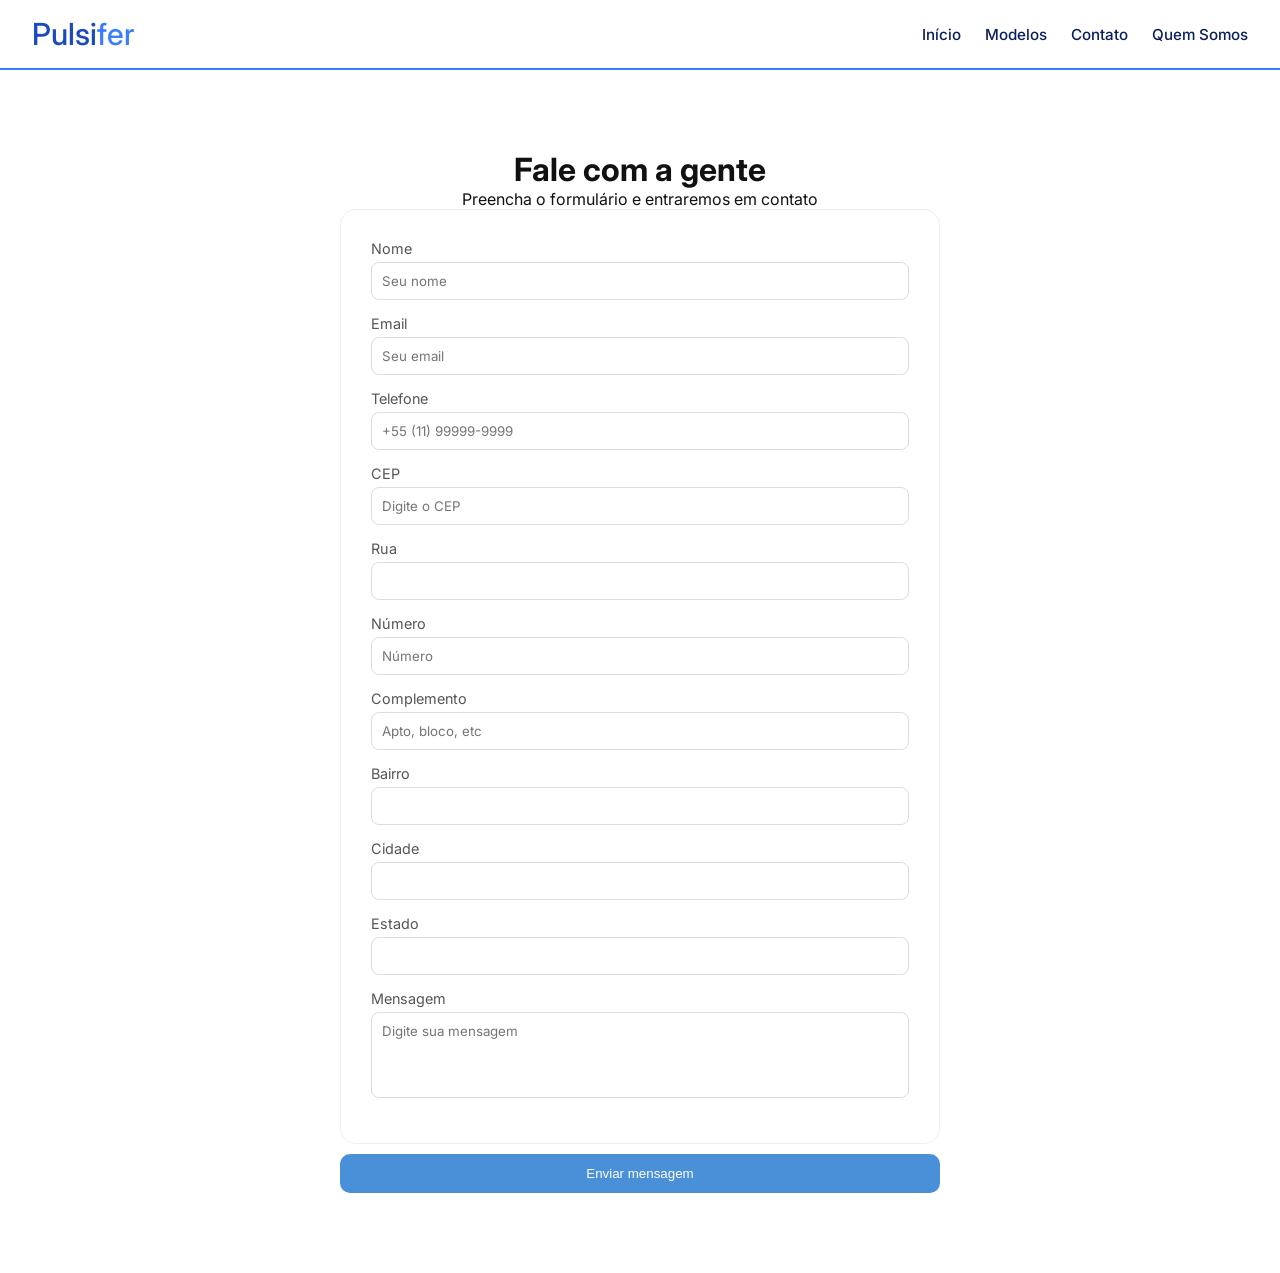
<file: contato.html>
<!DOCTYPE html>
<html lang="pt-BR">
<head>
  <meta charset="UTF-8" />
  <meta name="viewport" content="width=device-width, initial-scale=1.0" />
  <title>Pulsifer · Contato</title>
  <link href="https://fonts.googleapis.com/css2?family=Inter:wght@300;400;500&display=swap" rel="stylesheet" />
  <link rel="stylesheet" href="CSS/contato.css" />
</head>

<body>

  <!-- CABEÇALHO / MENU -->
  <nav>
    <div class="logo"><a href="index.html">Pulsi<span>fer</span></a></div>

    <ul>
      <li><a href="index.html">Início</a></li>
      <li><a href="modelos.html">Modelos</a></li>
      <li><a href="contato.html">Contato</a></li>
      <li><a href="equipe.html">Quem Somos</a></li>
    </ul>
  </nav>




    <main class="form-section">

  <h1>Fale com a gente</h1>
  <p class="subtitulo">Preencha o formulário e entraremos em contato</p>


<div class="form-card">
   <form method="post">

    <div class="campo">
     <label>Nome</label>
      <input type="text" placeholder="Seu nome" required>
    </div>

    <div class="campo">
     <label>Email</label>
      <input type="email" placeholder="Seu email" required>
    </div>

    <div class="campo">
     <label>Telefone</label>
      <input type="tel" id="telefone" placeholder="+55 (11) 99999-9999">
    </div>

  <!-- CEP -->
    <div class="campo">
     <label>CEP</label>
      <input type="text" id="cep" maxlength="9" inputmode="numeric" placeholder="Digite o CEP">
    </div>

  <!-- Endereço -->
    <div class="campo">
     <label>Rua</label>
      <input type="text" id="rua">
    </div>

      <!-- Númeero
  <div class="campo">
    <label>Número</label>
    <input type="text" id="numero">
  </div> -->

   <div class="linha-dupla">
    <div class="campo">
     <label for="numero">Número</label>
      <input type="number" id="numero" min="0" placeholder="Número">
    </div>

    <div class="campo">
     <label>Complemento</label>
      <input type="text" placeholder="Apto, bloco, etc">
    </div>
  </div>

  <div class="campo">
    <label>Bairro</label>
    <input type="text" id="bairro">
  </div>

  <div class="campo">
    <label>Cidade</label>
    <input type="text" id="cidade">
  </div>

  <div class="campo">
    <label>Estado</label>
    <input type="text" id="estado">
  </div>

  <div class="campo">
    <label>Mensagem</label>
    <textarea rows="4" placeholder="Digite sua mensagem"></textarea>
  </div>
 </div>

  <button type="submit">Enviar mensagem</button>

</form>
 
</main>

<script src="JS/contato.js"></script>
</body>
</html>
</file>
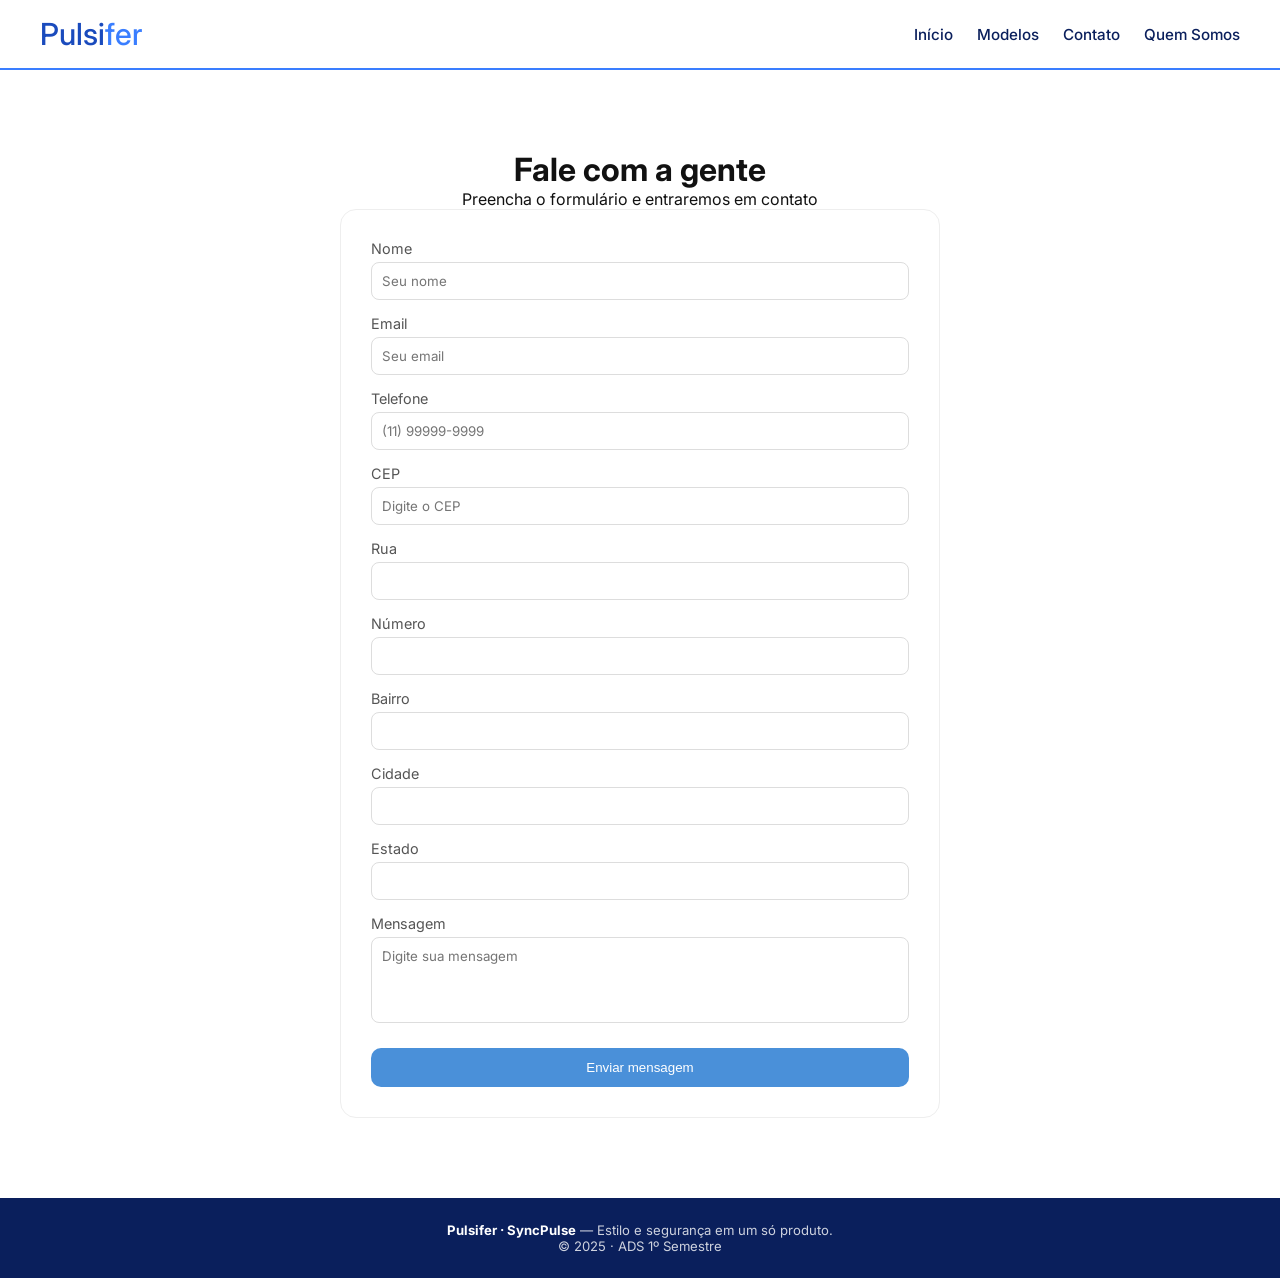
<file: Contato.html>
<!-- P�gina de contato da Pulsifer - Formul�rio com busca autom�tica de CEP -->  <!DOCTYPE html>
<html lang="pt-BR">
<head>
  <meta charset="UTF-8" />
  <meta name="viewport" content="width=device-width, initial-scale=1.0" />
  <meta name="description" content="Entre em contato com a Pulsifer para saber mais sobre nossos dispositivos de monitoramento.">
  <meta property="og:title" content="Pulsifer · Contato" />
  <meta property="og:description" content="Entre em contato com a Pulsifer para saber mais sobre nossos dispositivos de monitoramento." />
  <meta property="og:image" content="https://kapaldii.github.io/Pulsifer/Assets/Pulsifer-share.jpeg" />
  <meta property="og:type" content="website" />
  <meta property="og:url" content="https://example.com/Contato.html" />
  <meta name="twitter:card" content="summary_large_image" />
  <meta name="twitter:title" content="Pulsifer · Contato" />
  <meta name="twitter:description" content="Entre em contato com a Pulsifer para saber mais sobre nossos dispositivos de monitoramento." />
  <meta name="twitter:image" content="https://kapaldii.github.io/Pulsifer/Assets/Pulsifer-share.jpeg" />
  <!-- Substitua Assets/placeholder-share-image.jpg pela imagem de compartilhamento posterior -->
  <title>Pulsifer · Contato</title>
  <link rel="icon" href="Assets/favicon.svg" type="image/svg+xml">
  <link href="https://fonts.googleapis.com/css2?family=Inter:wght@300;400;500;600;700&display=swap" rel="stylesheet" />
  <link rel="stylesheet" href="CSS/Contato.css" />
</head>

<body>

  <!-- CABEÇALHO -->
  <nav>
  <div class="container-nav">
    <div class="logo">
      <a href="index.html">Pulsi<span>fer</span></a>
    </div>
    <ul>
      <li><a href="index.html">Início</a></li>
      <li><a href="modelos.html">Modelos</a></li>
      <li><a href="contato.html">Contato</a></li>
      <li><a href="equipe.html">Quem Somos</a></li>
    </ul>
  </div>
</nav>

  <main class="form-section">

  <h1>Fale com a gente</h1>
  <p class="subtitulo">Preencha o formulário e entraremos em contato</p>


  <div class="form-card">
    <form>

  <div class="campo">
    <label>Nome</label>
    <input type="text" placeholder="Seu nome" required>
  </div>

  <div class="campo">
    <label>Email</label>
    <input type="email" placeholder="Seu email" required>
  </div>

  <div class="campo">
    <label>Telefone</label>
    <input type="tel" placeholder="(11) 99999-9999">
  </div>

  <!-- CEP -->
  <div class="campo">
    <label>CEP</label>
    <input type="text" id="cep" placeholder="Digite o CEP">
  </div>

  <!-- Endereço -->
  <div class="campo">
    <label>Rua</label>
    <input type="text" id="rua">
  </div>

      <!-- Númeero -->
  <div class="campo">
    <label>Número</label>
    <input type="text" id="numero">
  </div>


  <div class="campo">
    <label>Bairro</label>
    <input type="text" id="bairro">
  </div>

  <div class="campo">
    <label>Cidade</label>
    <input type="text" id="cidade">
  </div>

  <div class="campo">
    <label>Estado</label>
    <input type="text" id="estado">
  </div>

  <div class="campo">
    <label>Mensagem</label>
    <textarea rows="4" placeholder="Digite sua mensagem"></textarea>
  </div>

  <button type="submit">Enviar mensagem</button>

    </form>
  </div>
 
</main>

<footer>
  <strong>Pulsifer · SyncPulse</strong> — Estilo e segurança em um só produto.<br>
  © 2025 · ADS 1º Semestre
</footer>

<script src="JS/contato.js"></script>
</body>
</html>
</file>
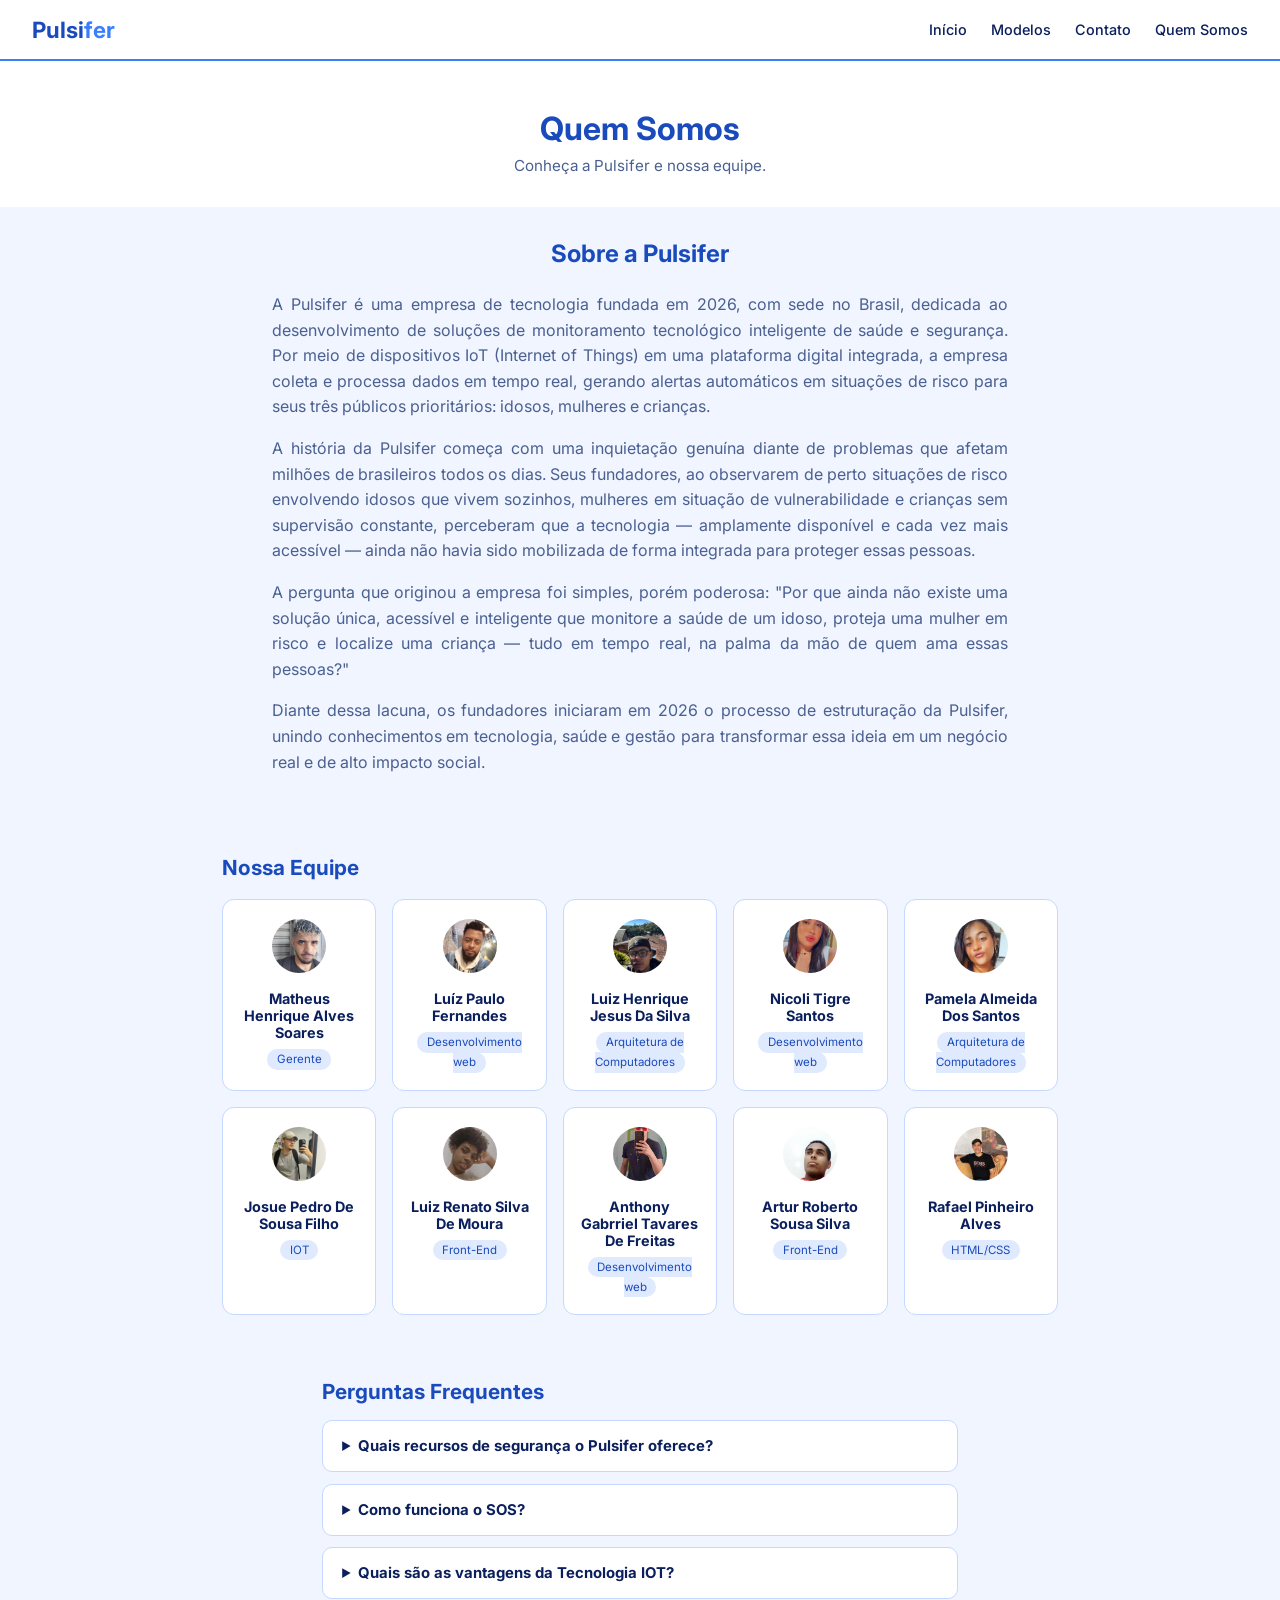
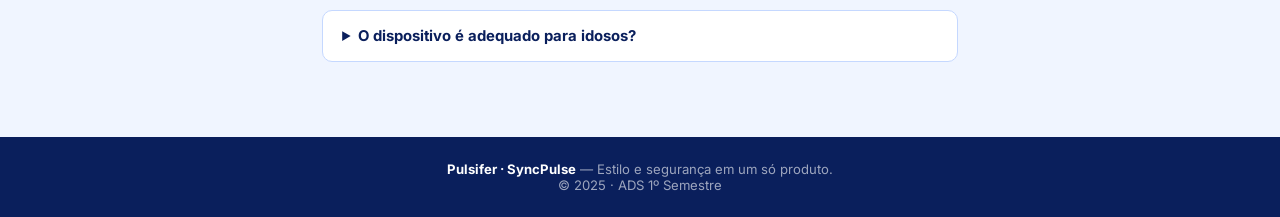
<file: equipe.html>
<!DOCTYPE html>
<!-- Página HTML5 para a seção "Quem Somos" da Pulsifer -->
<html lang="pt-BR">
<head>
  <!-- Configurações básicas do documento -->
  <meta charset="UTF-8"/>
  <meta name="viewport" content="width=device-width, initial-scale=1.0"/>
  <meta name="description" content="Conheça a equipe Pulsifer por trás dos dispositivos inteligentes de monitoramento.">

  <!-- Meta tags para compartilhamento no Facebook -->
  <meta property="og:title" content="Pulsifer – Equipe" />
  <meta property="og:description" content="Conheça a equipe Pulsifer por trás dos dispositivos inteligentes de monitoramento." />
  <meta property="og:image" content="https://kapaldii.github.io/Pulsifer/Assets/Pulsifer-share.jpeg" />
  <meta property="og:type" content="website" />
  <meta property="og:url" content="https://example.com/equipe.html" />

  <!-- Nota: Substitua Assets/placeholder-share-image.jpg pela imagem de compartilhamento posterior -->
  <title>Pulsifer – Equipe</title>
   <link rel="icon"
          href="Assets/pulsifer.ico"
          type="image/svg+xml">


  <!-- Importação da fonte Inter do Google Fonts -->
  <link href="https://fonts.googleapis.com/css2?family=Inter:wght@300;400;500;600;700&display=swap" rel="stylesheet" />

  <!-- Link para o arquivo CSS separado -->
  <link rel="stylesheet" href="CSS/equipe.css">
</head>
<body>

<!-- Barra de navegação principal -->
<nav>
  <!-- Logo da empresa com link para a página inicial -->
  <div class="logo"><a href="index.html">Pulsi<span>fer</span></a></div>

  <!-- Menu de navegação com links para todas as páginas -->
  <ul>
    <li><a href="index.html">Início</a></li>
    <li><a href="modelos.html">Modelos</a></li>
    <li><a href="contato.html">Contato</a></li>
    <li><a href="equipe.html">Quem Somos</a></li>
  </ul>
</nav>

<!-- Seção hero com título e descrição da página -->
<div class="hero">
  <h1>Quem Somos</h1>
  <p>Conheça a Pulsifer e nossa equipe.</p>
</div>

<!-- Seção sobre a empresa Pulsifer -->
<section class="sobre">
  <h2>Sobre a Pulsifer</h2>
  <p>A Pulsifer é uma empresa de tecnologia fundada em 2026, com sede no Brasil, dedicada ao desenvolvimento de soluções de monitoramento tecnológico inteligente de saúde e segurança. Por meio de dispositivos IoT (Internet of Things) em uma plataforma digital integrada, a empresa coleta e processa dados em tempo real, gerando alertas automáticos em situações de risco para seus três públicos prioritários: idosos, mulheres e crianças.</p>
  <p>A história da Pulsifer começa com uma inquietação genuína diante de problemas que afetam milhões de brasileiros todos os dias. Seus fundadores, ao observarem de perto situações de risco envolvendo idosos que vivem sozinhos, mulheres em situação de vulnerabilidade e crianças sem supervisão constante, perceberam que a tecnologia — amplamente disponível e cada vez mais acessível — ainda não havia sido mobilizada de forma integrada para proteger essas pessoas.</p>
  <p>A pergunta que originou a empresa foi simples, porém poderosa: "Por que ainda não existe uma solução única, acessível e inteligente que monitore a saúde de um idoso, proteja uma mulher em risco e localize uma criança — tudo em tempo real, na palma da mão de quem ama essas pessoas?"</p>
  <p>Diante dessa lacuna, os fundadores iniciaram em 2026 o processo de estruturação da Pulsifer, unindo conhecimentos em tecnologia, saúde e gestão para transformar essa ideia em um negócio real e de alto impacto social.</p>
</section>

<!-- Seção da equipe -->
<section class="equipe">
  <h2>Nossa Equipe</h2>
  <div class="grid">

    <div class="card">
      <img src="Assets/equipe/Matheus_Soares.jpeg" class="avatar-img">
      <h4>Matheus Henrique Alves Soares</h4>
      <span>Gerente</span>
    </div>

    <div class="card">
      <img src="Assets/equipe/Luiz_Paulo.jpeg" class="avatar-img">
      <h4>Luíz Paulo Fernandes</h4>
      <span>Desenvolvimento web</span>
    </div>

    <div class="card">
      <img src="Assets/equipe/Luiz_Henrique.jpeg" class="avatar-img">
      <h4>Luiz Henrique Jesus Da Silva</h4>
      <span>Arquitetura de Computadores</span>
    </div>

    <div class="card">
      <img src="Assets/equipe/Nicoli-Santos.jpeg" class="avatar-img">
      <h4>Nicoli Tigre Santos</h4>
      <span>Desenvolvimento web</span>
    </div>

    <div class="card">
      <img src="Assets/equipe/Pamela-Almeida.jpeg" class="avatar-img">
      <h4>Pamela Almeida Dos Santos</h4>
      <span>Arquitetura de Computadores</span>
    </div>

    <div class="card">
      <img src="Assets/equipe/Josue_Pedro.jpeg" class="avatar-img">
      <h4>Josue Pedro De Sousa Filho </h4>
      <span>IOT</span>
    </div>

    <div class="card">
      <img src="Assets/equipe/Luiz-Renato.jpeg" class="avatar-img">
      <h4>Luiz Renato Silva De Moura</h4>
      <span>Front-End</span>
    </div>

    <div class="card">
      <img src="Assets/equipe/Anthony-Freitas.jpeg" class="avatar-img">
      <h4>Anthony Gabrriel Tavares De Freitas</h4>
      <span>Desenvolvimento web</span>
    </div>

    <div class="card">
      <img src="Assets/equipe/Arthur-Roberto.jpeg" class="avatar-img">
      <h4>Artur Roberto Sousa Silva</h4>
      <span>Front-End</span>
    </div>

    <div class="card">
      <img src="Assets/equipe/Rafael-pinheiro.jpeg" class="avatar-img">
      <h4>Rafael Pinheiro Alves</h4>
      <span>HTML/CSS</span>
    </div>

  </div>
</section>

<section class="faq">
  <h2>Perguntas Frequentes</h2>

  <details>
    <summary>Quais recursos de segurança o Pulsifer oferece?</summary>
    <p>Alerta automático de emergência, tecnologia IOT, 
      privacidade de dados, monitoramento de temperatura 
      corporal e envio de localização em tempo real.</p>
  </details>

  <details>
    <summary>Como funciona o SOS?</summary>
    <p>O usuário pode acionar o SOS a qualquer momento. 
      O dispositivo também possui um botão físico dedicado e envia alertas automáticos aos contatos de emergência.</p>
  </details>

  <details>
    <summary>Quais são as vantagens da Tecnologia IOT?</summary>
    <p>Monitoramento em tempo real, privacidade garantida e integração 
      direta com o smartphone do usuário.</p>
  </details>

  <details>
    <summary>O dispositivo é adequado para idosos?</summary>
    <p>Sim! Interface simples e intuitiva, com botão SOS dedicado, 
      ideal para todas as idades.</p>
  </details>

</section>

<footer>
  <strong>Pulsifer · SyncPulse</strong> — Estilo e 
  segurança em um só produto.<br>
  © 2025 · ADS 1º Semestre
</footer>

</body>
</html>
</file>
<file: CSS/contato.css>
/* RESET — igual ao index.css e equipe.css */
* { box-sizing: border-box; margin: 0; padding: 0; }

/* =============================================
   ARQUIVO CSS PARA A P�GINA CONTATO.HTML
   Estilos para o formul�rio de contato com campos de entrada e bot�o
============================================= */body {
  font-family: 'Inter', sans-serif;
  background: #ffffff;
  color: #111111;
  min-height: 100vh;
  overflow-x: hidden;
}

/* =============================================
   CABEÇALHO — Branco
============================================= */
/* =============================================
   CABEÇALHO — Ajustado
============================================= */
nav {
    background: #ffffff;
    border-bottom: 2px solid #3a7eff;
    padding: 1rem 2rem;
    display: flex;
    align-items: center;
    justify-content: space-between;
}

/* Container-nav cuida de todo o layout interno */
.container-nav {
    display: flex;
    justify-content: space-between;
    align-items: center;
    width: 100%;
    max-width: 1200px;
    margin: 0 auto;
}

.logo {
  font-family: 'Inter', sans-serif;
  font-size: 1.9rem;
  font-weight: 500;
  color: #1a4bbd;
}
.logo a {
  text-decoration: none;
  color: inherit;
}
.logo span { color: #3a7eff; }

nav ul { list-style: none; display: flex; gap: 1.5rem; }
nav ul li { font-size: 0.95rem; }
nav ul li a {
  color: #0a1f5c;
  text-decoration: none;
  font-weight: 500;
  transition: color 0.2s ease;
}
nav ul li a:hover { color: #3a7eff; }

/* Seção */
.form-section {
  max-width: 600px;
  margin: 80px auto;
  text-align: center;
}

/* Card */
.form-card {
  background: #ffffff;
  padding: 30px;
  border-radius: 16px;
  border: 1px solid #eee;
  text-align: left;
}

/* Campos */
.campo {
  display: flex;
  flex-direction: column;
  margin-bottom: 15px;
}

.campo label {
  margin-bottom: 5px;
  font-size: 0.9rem;
  color: #555;
}

.campo input,
.campo textarea {
  padding: 10px;
  border-radius: 8px;
  border: 1px solid #ddd;
  font-family: inherit;
}

/* Botão */
button {
  width: 100%;
  padding: 12px;
  background: #4a90d9;
  color: white;
  border: none;
  border-radius: 10px;
  cursor: pointer;
  margin-top: 10px;
}

button:hover {
  background: #357abd;
}

footer {
  background: #0a1f5c;
  color: rgba(255,255,255,0.8);
  text-align: center;
  padding: 1.5rem;
  font-size: 0.82rem;
  margin-top: 2rem;
}
footer strong { color: #fff; }


textarea {
  resize: none;
}



@media (max-width: 768px) {
    nav {
        flex-direction: column;
        gap: 10px;
    }

    .flex-box {
        flex-direction: column;
        text-align: center;
    }

    .flex-img,
    .flex-texto {
        width: 100%;
    }

    .feature-card {
        flex: 1 1 100%;
    }
}

.conteudo-extra {
    display: none;
    margin-top: 10px;
}

.feature-card.ativo .conteudo-extra {
    display: block;
}
</file>
<file: CSS/Contato.css>
/* RESET — igual ao index.css e equipe.css */
* { box-sizing: border-box; margin: 0; padding: 0; }

/* =============================================
   ARQUIVO CSS PARA A P�GINA CONTATO.HTML
   Estilos para o formul�rio de contato com campos de entrada e bot�o
============================================= */body {
  font-family: 'Inter', sans-serif;
  background: #ffffff;
  color: #111111;
  min-height: 100vh;
  overflow-x: hidden;
}

/* =============================================
   CABEÇALHO — Branco
============================================= */
/* =============================================
   CABEÇALHO — Ajustado
============================================= */
nav {
    background: #ffffff;
    border-bottom: 2px solid #3a7eff;
    padding: 1rem 2rem;
    display: flex;
    align-items: center;
    justify-content: space-between;
}

/* Container-nav cuida de todo o layout interno */
.container-nav {
    display: flex;
    justify-content: space-between;
    align-items: center;
    width: 100%;
    max-width: 1200px;
    margin: 0 auto;
}

.logo {
  font-family: 'Inter', sans-serif;
  font-size: 1.9rem;
  font-weight: 500;
  color: #1a4bbd;
}
.logo a {
  text-decoration: none;
  color: inherit;
}
.logo span { color: #3a7eff; }

nav ul { list-style: none; display: flex; gap: 1.5rem; }
nav ul li { font-size: 0.95rem; }
nav ul li a {
  color: #0a1f5c;
  text-decoration: none;
  font-weight: 500;
  transition: color 0.2s ease;
}
nav ul li a:hover { color: #3a7eff; }

/* Seção */
.form-section {
  max-width: 600px;
  margin: 80px auto;
  text-align: center;
}

/* Card */
.form-card {
  background: #ffffff;
  padding: 30px;
  border-radius: 16px;
  border: 1px solid #eee;
  text-align: left;
}

/* Campos */
.campo {
  display: flex;
  flex-direction: column;
  margin-bottom: 15px;
}

.campo label {
  margin-bottom: 5px;
  font-size: 0.9rem;
  color: #555;
}

.campo input,
.campo textarea {
  padding: 10px;
  border-radius: 8px;
  border: 1px solid #ddd;
  font-family: inherit;
}

/* Botão */
button {
  width: 100%;
  padding: 12px;
  background: #4a90d9;
  color: white;
  border: none;
  border-radius: 10px;
  cursor: pointer;
  margin-top: 10px;
}

button:hover {
  background: #357abd;
}

footer {
  background: #0a1f5c;
  color: rgba(255,255,255,0.8);
  text-align: center;
  padding: 1.5rem;
  font-size: 0.82rem;
  margin-top: 2rem;
}
footer strong { color: #fff; }


textarea {
  resize: none;
}



@media (max-width: 768px) {
    nav {
        flex-direction: column;
        gap: 10px;
    }

    .flex-box {
        flex-direction: column;
        text-align: center;
    }

    .flex-img,
    .flex-texto {
        width: 100%;
    }

    .feature-card {
        flex: 1 1 100%;
    }
}

.conteudo-extra {
    display: none;
    margin-top: 10px;
}

.feature-card.ativo .conteudo-extra {
    display: block;
}
</file>
<file: CSS/equipe.css>
/* =============================================
   ARQUIVO CSS PARA A PÁGINA EQUIPE.HTML.
============================================= */

* { box-sizing: border-box; margin: 0; padding: 0; }

body {
  font-family: 'Inter', sans-serif;
  background: #f0f5ff;
  color: #0a1f5c;
}

/* =============================================
   NAV
============================================= */
nav {
  background: #ffffff;
  border-bottom: 2px solid #3a7eff;
  padding: 1rem 2rem;
  display: flex;
  align-items: center;
  justify-content: space-between;
}

.logo { font-size: 1.4rem; font-weight: bold; color: #1a4bbd; }
.logo a { text-decoration: none; color: inherit; }
.logo span { color: #3a7eff; }

nav ul { list-style: none; display: flex; gap: 1.5rem; }
nav ul li { font-size: .9rem; }
nav ul li a {
  color: #0a1f5c;
  text-decoration: none;
  font-weight: 500;
  transition: color 0.2s ease;
  cursor: pointer;
}
nav ul li a:hover { color: #3a7eff; }

/* =============================================
   HERO
============================================= */
.hero {
  text-align: center;
  padding: 3rem 1rem 2rem;
  background: #ffffff;
}
.hero h1 { font-size: 2rem; color: #1a4bbd; margin-bottom: .5rem; }
.hero p  { color: #4a6090; font-size: .95rem; }

/* =============================================
   SOBRE
============================================= */
.sobre { padding: 2rem; 
max-width: 800px; 
margin: 0 auto; text-align: justify; }

.sobre h2 { font-size: 1.5rem; 
color: #1a4bbd; 
margin-bottom: 1.5rem; 
text-align: center; }

.sobre p { margin-bottom: 1rem; 
  line-height: 1.6; 
  color: #4a6090;
 }

/* =============================================
   EQUIPE
============================================= */
.equipe { padding: 2rem; max-width: 900px; margin: 0 auto; }

.equipe h2 {font-size: 1.3rem; 
  margin-bottom: 1.2rem; 
  color: #1a4bbd; 
}

.grid {
  display: grid; /* Cria um Display em colunas e linhas automatico */
  grid-template-columns: repeat(auto-fit, minmax(150px, 1fr));
  /* Configura a coluna, repeat define como ela ira se repetir */
  /* Configura a coluna, Autofit para as colunas prencher todo 
  espaço diponivel*/
   /* Configura a coluna, minmax define o minimo de largura e 1fr(1 fração)*/
  gap: 1rem;
}

.card {
  background: #ffffff;
  border: 1px solid #c5d8ff;
  border-radius: 12px;
  padding: 1.2rem 1rem;
  text-align: center;
}

.avatar {
  width: 54px; height: 54px;
  border-radius: 50%;
  background: #1a4bbd;
  color: #fff;
  font-size: 1.3rem; font-weight: bold;
  display: flex; align-items: center; justify-content: center;
  margin: 0 auto .8rem;
}

.avatar-img {
  width: 54px; height: 54px;
  border-radius: 50%;
  object-fit: cover;
  margin: 0 auto .8rem;
}

.card h4 { font-size: .9rem; margin-bottom: .4rem; }
.card span {
  background: #e0eaff;
  color: #1a4bbd;
  font-size: .72rem;
  padding: .2rem .6rem;
  border-radius: 50px;
}

/* =============================================
   FAQ
============================================= */
.faq { padding: 2rem; max-width: 700px; margin: 0 auto; }
.faq h2 { font-size: 1.3rem; color: #1a4bbd; margin-bottom: 1rem; }

details {
  background: #ffffff;
  border: 1px solid #c5d8ff;
  border-radius: 10px;
  margin-bottom: .7rem;
  padding: 1rem 1.2rem;
}

summary {
  font-weight: bold;
  font-size: .93rem;
  cursor: pointer;
  color: #0a1f5c;
}

details p { margin-top: .7rem; font-size: .88rem; color: #4a6090; line-height: 1.6; }

/* =============================================
   FOOTER
============================================= */
footer {
  background: #0a1f5c;
  color: rgba(255,255,255,.6);
  text-align: center;
  padding: 1.5rem;
  font-size: .82rem;
  margin-top: 2rem;
}
footer strong { color: #fff; }

@media (max-width: 768px) {
    nav {
        flex-direction: column;
        gap: 10px;
    }


    .flex-box {
        flex-direction: column;
        text-align: center;
    }

    .flex-img,
    .flex-texto {
        width: 100%;
    }

    .feature-card {
        flex: 1 1 100%;
    }
}

.conteudo-extra {
    display: none;
    margin-top: 10px;
}

.feature-card.ativo .conteudo-extra {
    display: block;
}
</file>
